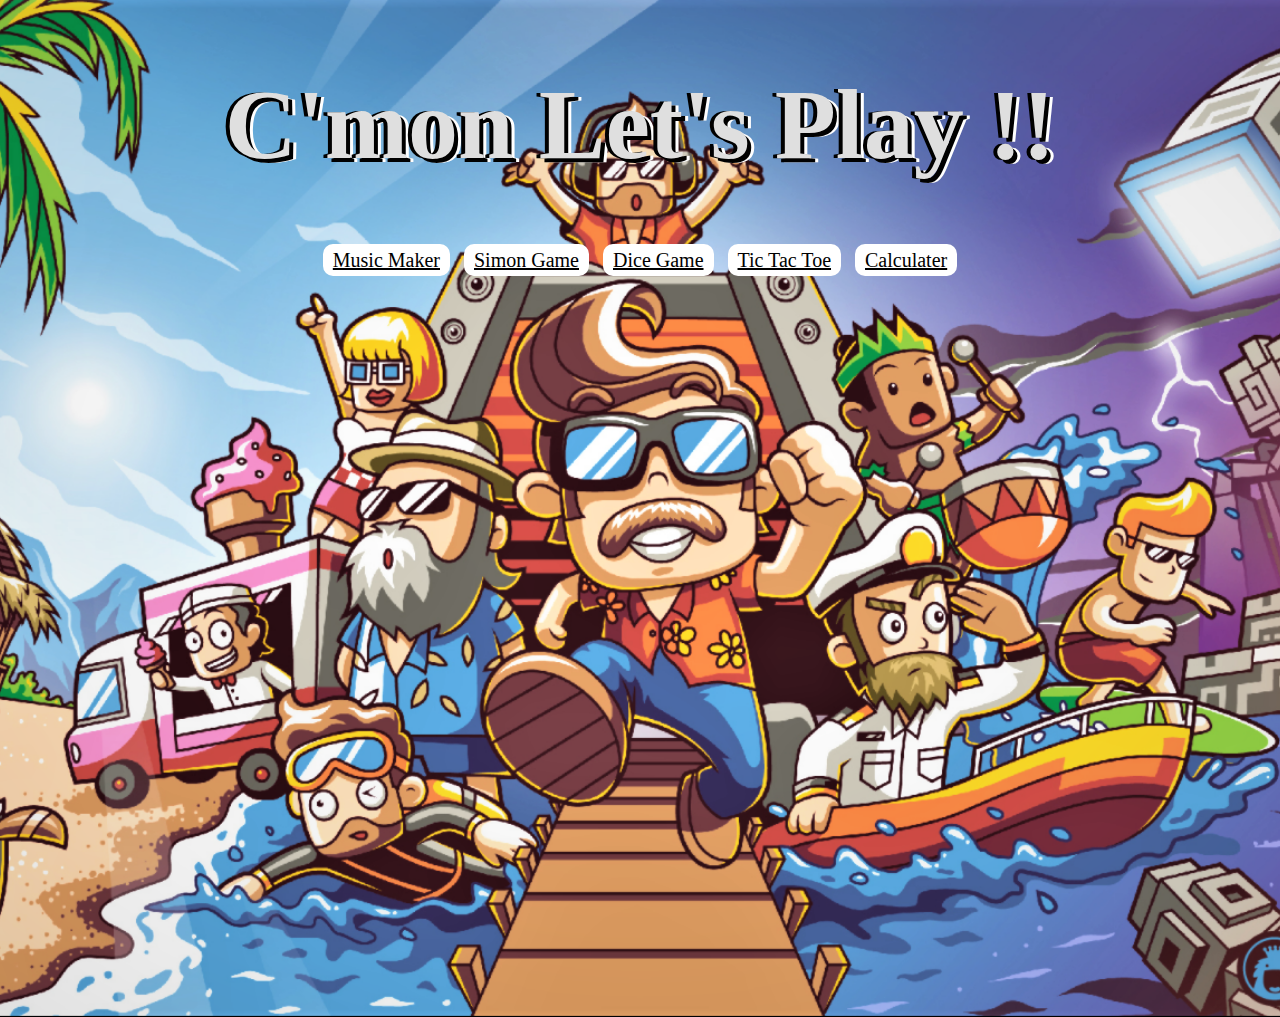
<file: index.html>
<!DOCTYPE html>
<html lang="en">
  <head>
    <meta charset="UTF-8" />
    <meta name="viewport" content="width=device-width, initial-scale=1.0" />
    <title>Games | Bhavyaa Arora</title>
  </head>
  <style>
    @import url("https://fonts.googleapis.com/css?family=Montserrat:900i&display=swap");

    body {
      background-color: aliceblue;
      background: url("./assets/wbg.bmp");
      height: 100%;
      min-height: 100vh;
      background-position: center;
      background-repeat: no-repeat;
      background-size: cover;
      margin: 50px;
      text-align: center;
    }

    h1 {
      color: #dfdfdf;
      font-size: 100px;
      text-align: center;
      text-shadow: 4px 4px 0px #000, -4px 0 0px #000, 7px 4px 0 #fff;
    }

    a {
      background-color: white;
      border-radius: 10px;
      font-size: 20px;
      color: black;
      padding: 5px 10px;
    }

    span {
      margin: 15px 5px;
    }
  </style>
  <body>
    <h1>C'mon Let's Play !!</h1>
    <span>
      <a href="./Music_Maker/index.html" target="open_blank">Music Maker</a>
    </span>
    <span>
      <a href="./The-Simon-Game/index.html" target="open_blank">Simon Game</a>
    </span>
    <span>
      <a href="./The_Dice_Game/index.html" target="open_blank">Dice Game</a>
    </span>
    <span>
      <a href="./Tic_Tac_Toe_2_Player/index.html" target="open_blank"
        >Tic Tac Toe</a
      >
    </span>
    <span>
      <a href="./A-Basic-Calculater/index.html" target="open_blank">
        Calculater
      </a>
    </span>
  </body>
</html>
</file>
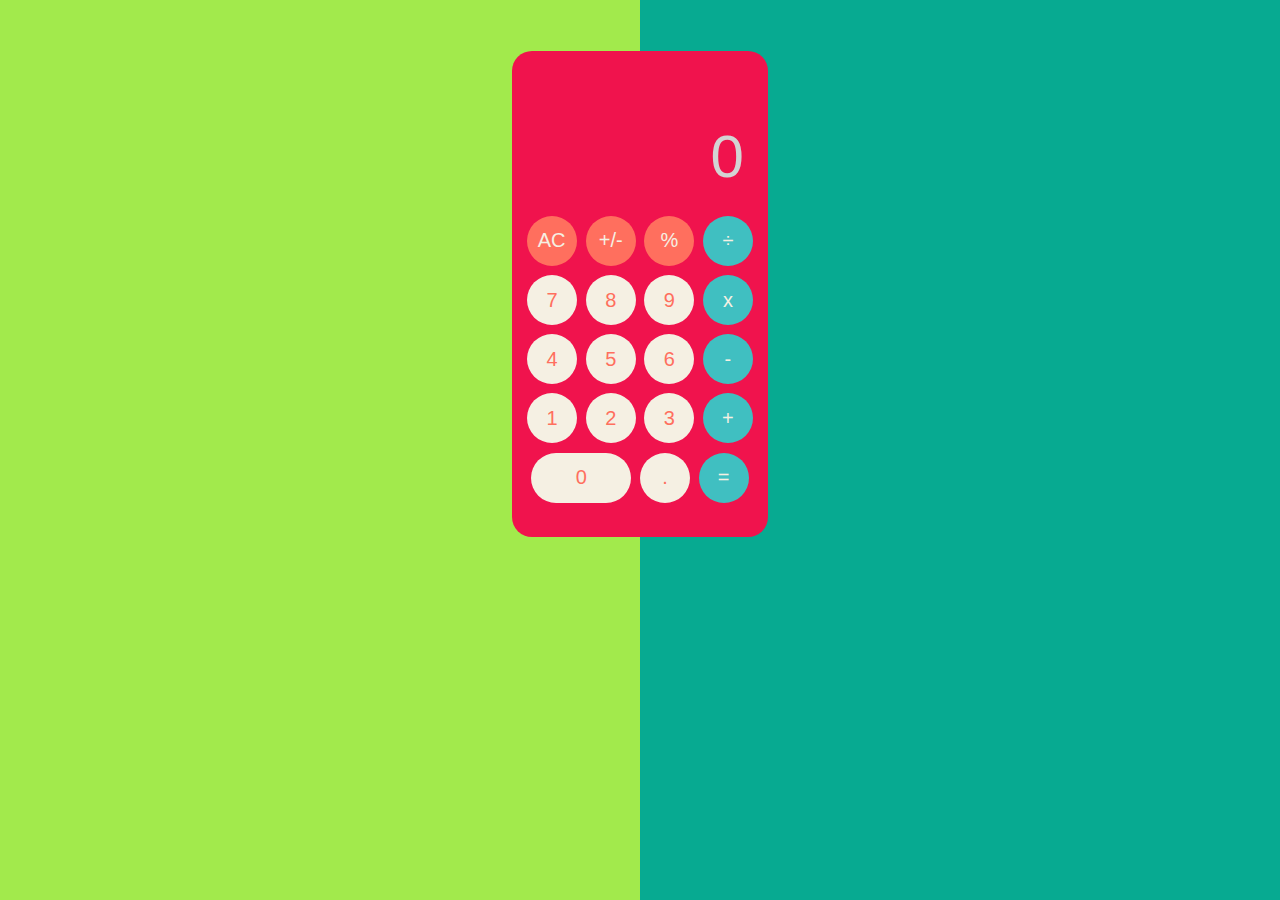
<file: A-Basic-Calculater/index.html>
<!DOCTYPE html>
<html lang="en" dir="ltr">

<head>
  <meta charset="utf-8">
  <title>Calculator</title>
  <link rel="stylesheet" href="css/styles.css">
  <link href="https://fonts.googleapis.com/css?family=Montserrat&display=swap" rel="stylesheet">
</head>

<body>


  <div class="calculator">
    <form class="calc">
      <br>
      <br>
      <input type="text" id="output" placeholder="0">

      <br>
      <input type="button" class="sky" value=" AC " onclick="clr(); return false;">
      <input type="button" class="sky" value=" +/- " onclick="sign(); return false;">
      <input type="button" class="sky" value=" % " onclick=" addDigit('%'); return false; ">
      <input type="button" class="yellow" value=" ÷ " onclick=" addDigit('/'); return false; ">

      <br>

      <input type="button" class="white" value=" 7 " onclick=" addDigit(7); return false; ">
      <input type="button" class="white" value=" 8 " onclick=" addDigit(8); return false; ">
      <input type="button" class="white" value=" 9 " onclick=" addDigit(9); return false; ">
      <input type="button" class="yellow" value=" x " onclick=" addDigit('*'); return false; ">
      <br>

      <input type="button" class="white" value=" 4 " onclick=" addDigit(4); return false; ">
      <input type="button" class="white" value=" 5 " onclick=" addDigit(5); return false; ">
      <input type="button" class="white" value=" 6 " onclick=" addDigit(6); return false; ">
      <input type="button" class="yellow" value=" - " onclick=" addDigit('-'); return false; ">
      <br>

      <input type="button" class="white" value=" 1 " onclick=" addDigit(1); return false; ">
      <input type="button" class="white" value=" 2 " onclick=" addDigit(2); return false; ">
      <input type="button" class="white" value=" 3 " onclick=" addDigit(3); return false; ">
      <input type="button" class="yellow" value=" + " onclick=" addDigit('+'); return false; ">
      <br>

      <input type="button" id="zero" class="white" value=" 0 " onclick=" addDigit(0); return false; ">
      <input type="button" class="white" value=" . " onclick=" addDigit('.'); return false; ">
      <input type="button" class="yellow" value=" = " onclick=" solve(); return false; ">

      <br>

    </form>
  </div>

  <script src="js/script.js" charset="utf-8"></script>
  <br>
</body>

</html>
</file>
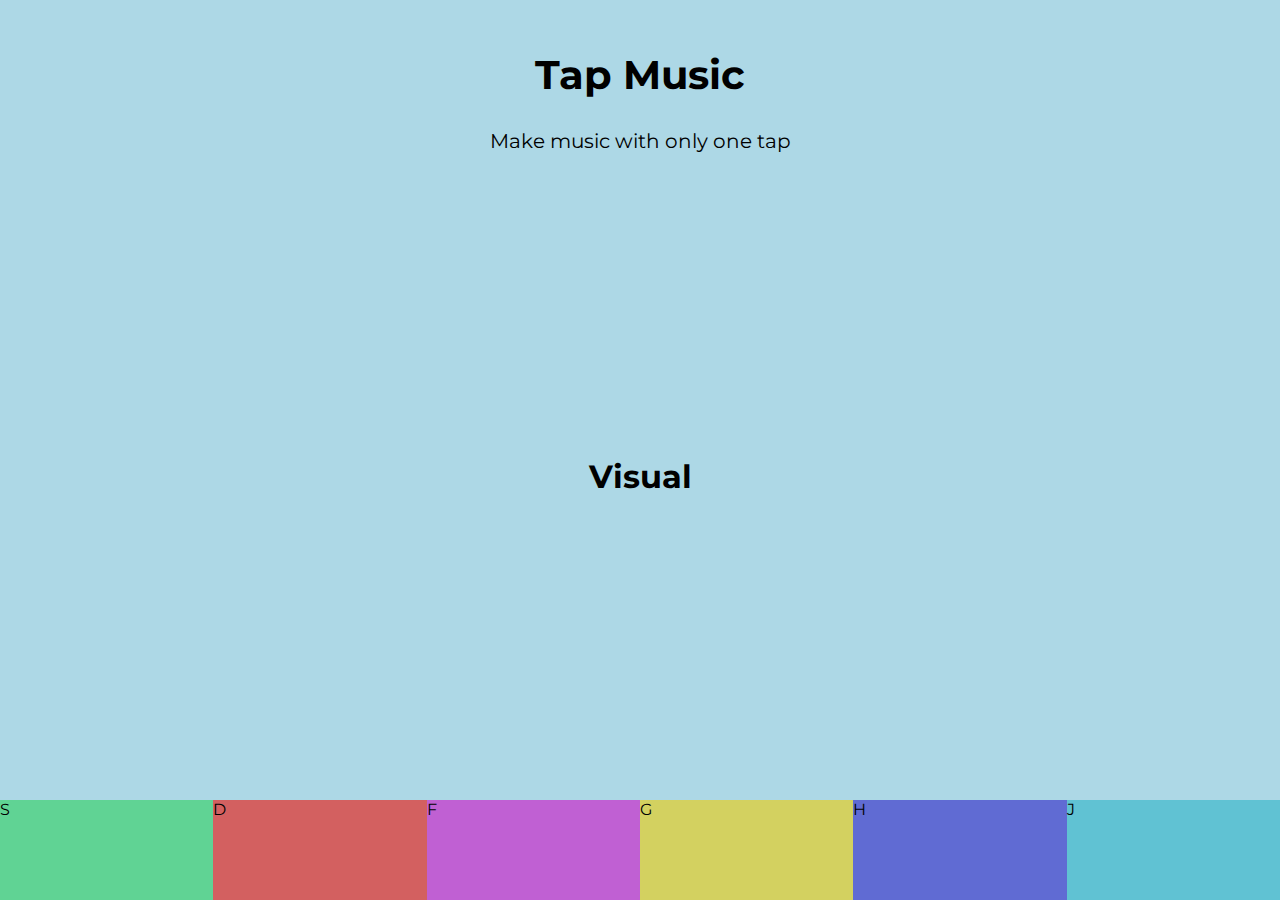
<file: Music_Maker/index.html>
<!DOCTYPE html>
<html lang="en" dir="ltr">

<head>
  <meta charset="utf-8">
  <title>Tap Music</title>
  <link rel="stylesheet" href="css/styles.css">
</head>

<body>
  <div class="app">
    <header>
      <h1>Tap Music</h1>
      <p>Make music with only one tap</p>
    </header>
    <div id="x" class="visual"><h1>Visual</h1></div>
    <div class="pads">
      <div class="pad1" onclick="play(this,0)" onkeypress="keyp">
        <audio id="p1" class="sound" src="sounds/bubbles.mp3"></audio>
        S
      </div>
      <div class="pad2" onclick="play(this,1)" onkeypress="keyp">
        <audio id="p2" class="sound" src="sounds/clay.mp3"></audio>
        D
      </div>
      <div class="pad3" onclick="play(this,2)" onkeypress="keyp">
        <audio id="p3" class="sound" src="sounds/confetti.mp3"></audio>
        F
      </div>
      <div class="pad4" onclick="play(this,3)" onkeypress="keyp">
        <audio id="p4" class="sound" src="sounds/glimmer.mp3"></audio>
        G
      </div>
      <div class="pad5" onclick="play(this,4)" onkeypress="keyp">
        <audio id="p5" class="sound" src="sounds/moon.mp3"></audio>
        H
      </div>
      <div class="pad6" onclick="play(this,5)" onkeypress="keyp">
        <audio id="p6" class="sound" src="sounds/ufo.mp3"></audio>
        J    
      </div>
    </div>
  </div>

  <script src="js/script.js" charset="utf-8"></script>
</body>

</html>
</file>
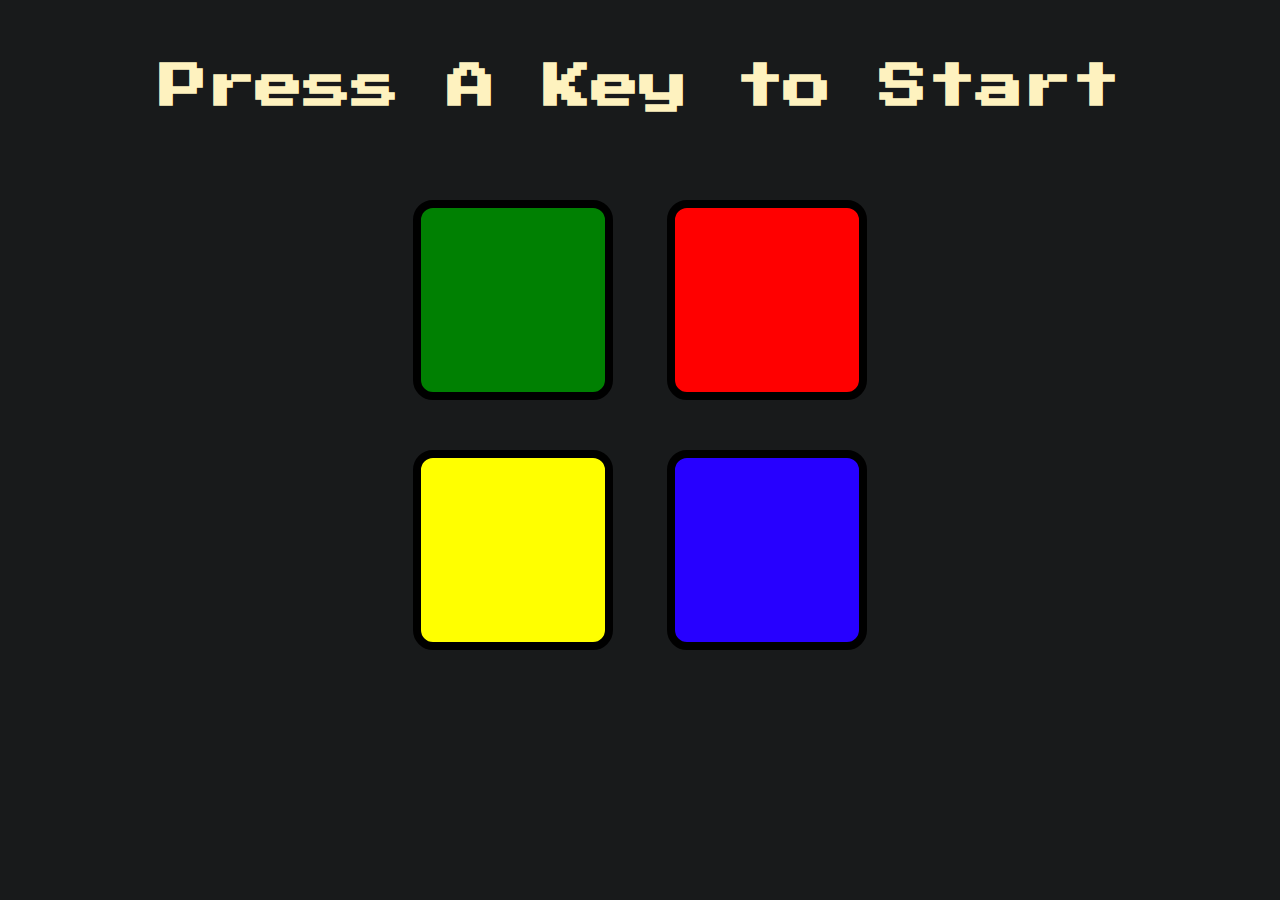
<file: The-Simon-Game/index.html>
<!DOCTYPE html>
<html lang="en" dir="ltr">

<head>
  <meta charset="utf-8">
  <title>The Simon Game</title>
  <link href="https://fonts.googleapis.com/css?family=Press+Start+2P" rel="stylesheet">
  <link rel="stylesheet" href="css/styles.css">
</head>

<body>
  <h1>Press A Key to Start</h1>
  <div class="container" onkeypress="randomNumber">
    <button type="button" id="green"></button>
    <audio src="sounds/green.mp3" id="greena"></audio>
    <button type="button" id="red"></button>
    <audio src="sounds/red.mp3" id="reda"></audio>
    <br>
    <button type="button" id="yellow"></button>
    <audio src="sounds/yellow.mp3" id="yellowa"></audio>
    <button type="button" id="blue"></button>
    <audio src="sounds/blue.mp3" id="bluea"></audio>

    <audio class="wrong" src="sounds/wrong.mp3"></audio>
  </div>

  <script src="https://cdnjs.cloudflare.com/ajax/libs/jquery/3.4.1/jquery.min.js" integrity="sha256-CSXorXvZcTkaix6Yvo6HppcZGetbYMGWSFlBw8HfCJo=" crossorigin="anonymous"></script>
  <script src="js/script.js" charset="utf-8"></script>
</body>

</html>
</file>
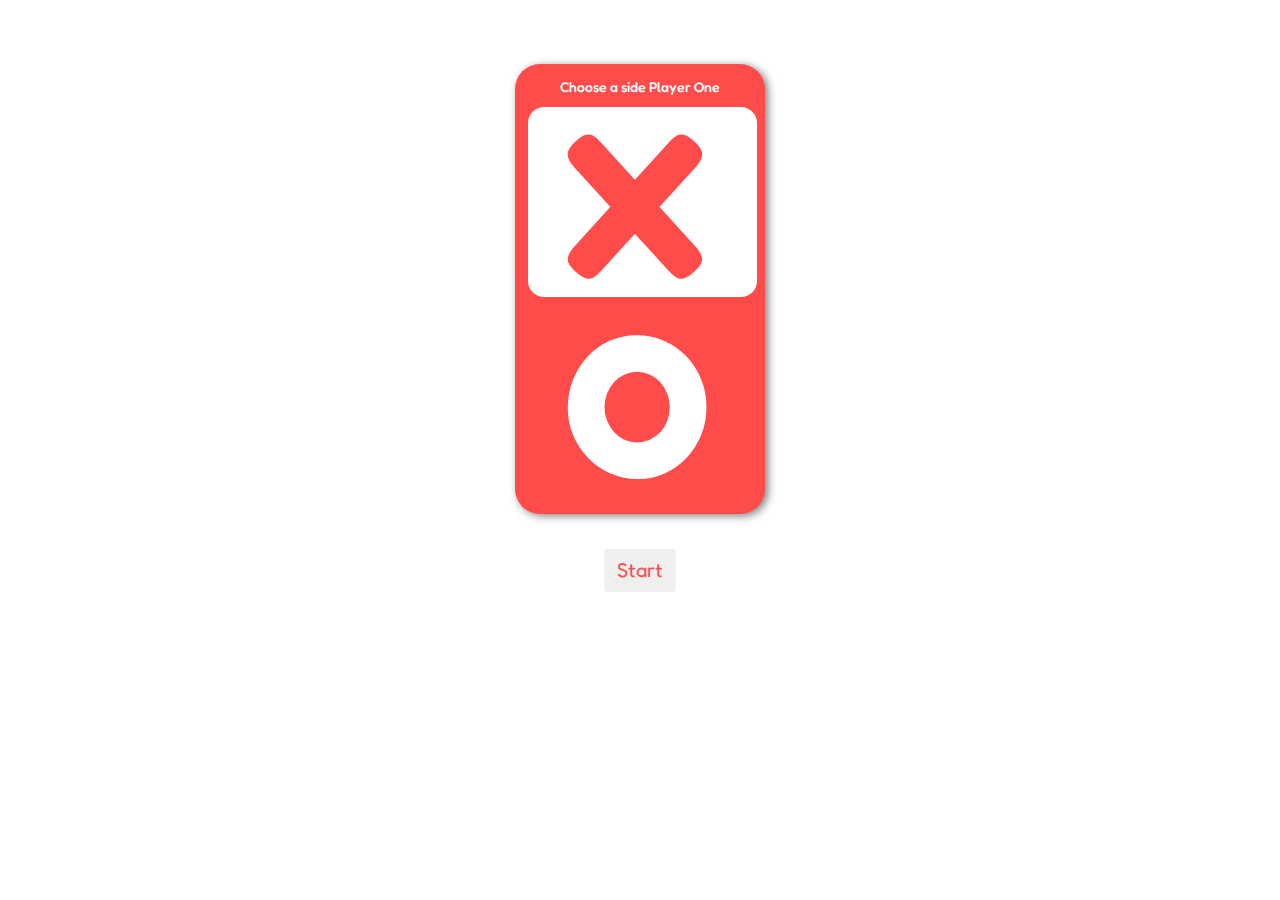
<file: Tic_Tac_Toe_2_Player/index.html>
<!DOCTYPE html>
<html lang="en" dir="ltr">

<head>
  <meta charset="utf-8">
  <title>Tic Tac Toe Game</title>
  <link href="https://fonts.googleapis.com/css?family=Fredoka+One&display=swap" rel="stylesheet">
  <link rel="stylesheet" href="https://maxcdn.bootstrapcdn.com/bootstrap/3.3.7/css/bootstrap.min.css" integrity="sha384-BVYiiSIFeK1dGmJRAkycuHAHRg32OmUcww7on3RYdg4Va+PmSTsz/K68vbdEjh4u" crossorigin="anonymous">
  <link rel="stylesheet" href="css/styles.css">
</head>

<body>

  <form class="form" onsubmit="return startGame()" id="choices">
    <div class="container choices">
      <div class="col-lg-12 c">
        <h3>Choose a side Player One</h3>
      </div>
      <div class="row">
        <div class="col-lg-11 col-md-11 col-sm-11 X">
          <label>
            <input type="radio" id="rX" name="radi">
            <label id="bX" for="rX">X</label>
          </label>
        </div>
      </div>
      <div class="row">
        <div class="col-lg-12 col-md-12 col-sm-12 O">
          <input type="radio" id="rO" name="radi">
          <label id="bO" for="rO">O</label>
        </div>
      </div>
    </div>
    <div class="col-lg-12 col-md-12 col-sm-12">
      <button type="submit" class="but btn" id="but">Start</button>
    </div>
  </form>

  <table class="board" id="board">
    <tr>
      <td class"cell" id="zero" onclick="makeMove(this)"></td>
      <td class"cell" id="one" onclick="makeMove(this)"></td>
      <td class"cell" id="two" onclick="makeMove(this)"></td>
    </tr>
    <tr>
      <td class"cell" id="three" onclick="makeMove(this)"></td>
      <td class"cell" id="four" onclick="makeMove(this)"></td>
      <td class"cell" id="five" onclick="makeMove(this)"></td>
    </tr>
    <tr>
      <td class"cell" id="six" onclick="makeMove(this)"></td>
      <td class"cell" id="seven" onclick="makeMove(this)"></td>
      <td class"cell" id="eight" onclick="makeMove(this)"></td>
    </tr>
  </table>

  <!-- reset button -->
  <button type="button" id="repb" class="btn btn-danger repb" onclick="startGame()"> REPLAY </button>

  <!-- end the game -->
  <div class="endGame">
    <div class="text"></div>
  </div>

  <script src="js/script.js" charset="utf-8"></script>
  <script src="https://code.jquery.com/jquery-3.2.1.slim.min.js" integrity="sha384-KJ3o2DKtIkvYIK3UENzmM7KCkRr/rE9/Qpg6aAZGJwFDMVNA/GpGFF93hXpG5KkN" crossorigin="anonymous"></script>
  <script src="https://cdnjs.cloudflare.com/ajax/libs/popper.js/1.12.9/umd/popper.min.js" integrity="sha384-ApNbgh9B+Y1QKtv3Rn7W3mgPxhU9K/ScQsAP7hUibX39j7fakFPskvXusvfa0b4Q" crossorigin="anonymous"></script>
  <script src="https://maxcdn.bootstrapcdn.com/bootstrap/4.0.0/js/bootstrap.min.js" integrity="sha384-JZR6Spejh4U02d8jOt6vLEHfe/JQGiRRSQQxSfFWpi1MquVdAyjUar5+76PVCmYl" crossorigin="anonymous"></script>

</body>

</html>
</file>
<file: A-Basic-Calculater/css/styles.css>
html{
  background: linear-gradient(to right, #a2ea4c 50%, #07aa91 50%);
}

body{
  margin: 0;
  padding: 0;
  text-align: center;
}

.calculator{
  width: 231px;
  height: 460px;
  text-align: center;
  margin: 4% auto;
  padding: 1%;
  background-color:#f0134d;
  border-radius: 20px;
  font-family: 'Montserrat', sans-serif;
}

/* hr{
  height: 2px;
  color: gray;
} */

h1
{
  text-align: center;
  color: #660000;
  height: 60px;
  font-size: 50px;
}

input[type=text]{

  background-color:#f0134d;
  padding: 2%;
  width: 90%;
  height: 100px;
  border: none;
  text-align: right;
  color: white;
  font-size: 60px;
}

::placeholder{
  color: lightgrey;
  font-size: 60px;
  text-align: right;
  /* margin: auto 0; */
}

input[type=button]{
  margin: 2% 1%;
  padding: 4% 0%;
  width: 50px;
  height: 50px;
  border-radius: 100%;
  text-align: center;
  font-size: 20px;
  border: none;
}

input[type=button]:hover{
  background-color: pink;
}


.white{
  background-color: #f5f0e3;
  color: #ff6f5e;
}

.sky{
  background-color: #ff6f5e;
  color: #f5f0e3;
}

.yellow{
  background-color: #40bfc1;
  color: #f5f0e3;
}

#zero{
  width: 100px;
  border-radius: 50px;

}
</file>
<file: Music_Maker/css/styles.css>
@import url('https://fonts.googleapis.com/css?family=Montserrat&display=swap');

* {
  margin: 0;
  padding: 0;
  box-sizing: border-box;
}

body {
  font-family: 'Montserrat', sans-serif;
  background: lightblue;
}

.app {
  height: 100vh;
  display: flex;
  flex-direction: column;
  justify-content: space-between;
  align-items: center;
}

header h1 {
  margin: 50px 0px 30px 0px;
  text-align: center;
  font-size: 40px;
}

header p {
  font-size: 20px;
}

.pads {
  background: lightblue;
  width: 100%;
  display: flex;
}

.pads>div {
  /* all the divs inside .pads */
  width: 100px;
  height: 100px;
  flex: 1;
}

.pad1 {
  background: #60d394;
}

.pad2 {
  background: #d36060;
}

.pad3 {
  background: #c060d3;
}

.pad4 {
  background: #d3d160;
}

.pad5 {
  background: #606bd3;
}

.pad6 {
  background: #60c2d3;
}

.visual > div {
  position: absolute;
  bottom: 0%;
  height: 50px;
  width: 50px;
  border-radius: 50%;
  transform: scale(1);
  z-index: -1;
}

@keyframes jump {
  0% {
    bottom: 0%;
    left: 20%;
  }
  50% {
    bottom: 50%;
    left: 50%;
  }

  100% {
    bottom: 00%;
    left: 80%;
  }
}
</file>
<file: The-Simon-Game/css/styles.css>
body{
  background: #181A1B;
  text-align: center;
  box-sizing: border-box;
}

h1{
  font-family: 'Press Start 2P', cursive;
  font-size: 3rem;
  margin:  5%;
  color: #FEF2BF;
}

button{
  width: 200px;
  height: 200px;
  border-radius: 20px;
  border: 8px solid black;
  margin: 2%;
  outline: none;
}


#green{
  background: #008002;
}

#red{
  background: #FF0000;
}

#yellow{
  background:yellow;
}

#blue{
  background: #2700FF;
}
</file>
<file: Tic_Tac_Toe_2_Player/css/styles.css>
body {
  text-align: center;
  background-color:
}

.choices {
  margin: 5% auto;
  background-color: #FF4C4B;
  border-radius: 25px;
  width: 250px;
  height: 450px;
  font-family: 'Fredoka One', cursive;
  margin-bottom: 0;
  box-shadow: 3px 2px 8px rgba(0, 0, 0, 0.5);
  position: relative;
  left: 0%;
}

.X {
  background-color: white;
  border-radius: 16px;
  margin: 5%;
  height: 190px;
  padding: 0;
  font-size: 200px;
  cursor: pointer;
}

.X:hover {
  opacity: 0.5;
}

.O:hover {
  opacity: 0.5;
}

.O {
  margin: 5%;
  height: 190px;
  padding: 0;
  font-size: 200px;
}

h3 {
  margin-top: 3%;
  font-size: 14px;
  color: white;
  box-sizing: border-box;
  padding: 5% 2%;
}

.c {
  height: 30px;
}

#bX, #bO {
  outline: none;
  border: none;
  background-color: transparent;
}

#bX {
  color: #FF4C4B;
  position: absolute;
  left: 17%;
  top: -25%;
  z-index: +2;
  cursor: pointer;
}

#bO {
  color: white;
  position: absolute;
  left: 15%;
  top: -33%;
  z-index: +2;
  cursor: pointer;
}

/* HIDE RADIO */
[type=radio] {
  position: absolute;
  opacity: 0;
  width: 0;
  height: 0;
}

.but {
  margin: 2% auto;
  margin-bottom: 0;
  color: #FF4C4B;
  font-size: 20px;
  font-family: 'Fredoka One', cursive;
  cursor: pointer;
  z-index: +2;
}

.board {
  display: none;
  border-collapse: collapse;
  margin:5% auto;
  margin-bottom: 0;
}

.ok{
  border-collapse: collapse;
  margin:5% auto;
  margin-bottom: 0;
}

td {
  width: 150px;
  height: 150px;
  border: 2px solid #FF4C4B;
  text-align: center;
  vertical-align: middle;
  font-family: "Comic Sans MS", cursive, sans-serif;
  font-size: 90px;
  cursor: pointer;
  color: #FF4C4B;
}

.repb{
  margin: 0 auto;
  visibility: hidden;
}

.oka{
  margin: 0 auto;
  visibility: visible;
}

#zero {
  border-top: none;
  border-left: none;
}

#one {
  border-top: none;
}

#two {
  /* or table tr td:second-child */
  border-right: none;
  border-top: none;
}

#three, #six {
  border-left: none;
}

#six, #seven, #eight {
  /* border-bottom: none; */
}

/* we have an alternative to the above */
table tr:last-child td {
  border-bottom: none;
}

#five, #eight {
  border-right: none;
}

.endGame {
  display: none;
  width: 200px;
  background-color: brown;
  position: absolute;
  left: 50%;
  text-align: center;
  border-radius: 5px;
  color: white;
  font-size: 20px;
  top: 120px;
  margin-left: -100px;
  padding: 50px 0;
  height: 120px;
  opacity: 0.5;
}

button {
  display: none;
}

.startPage{
  display: none;
  visibility: hidden;
}
</file>
